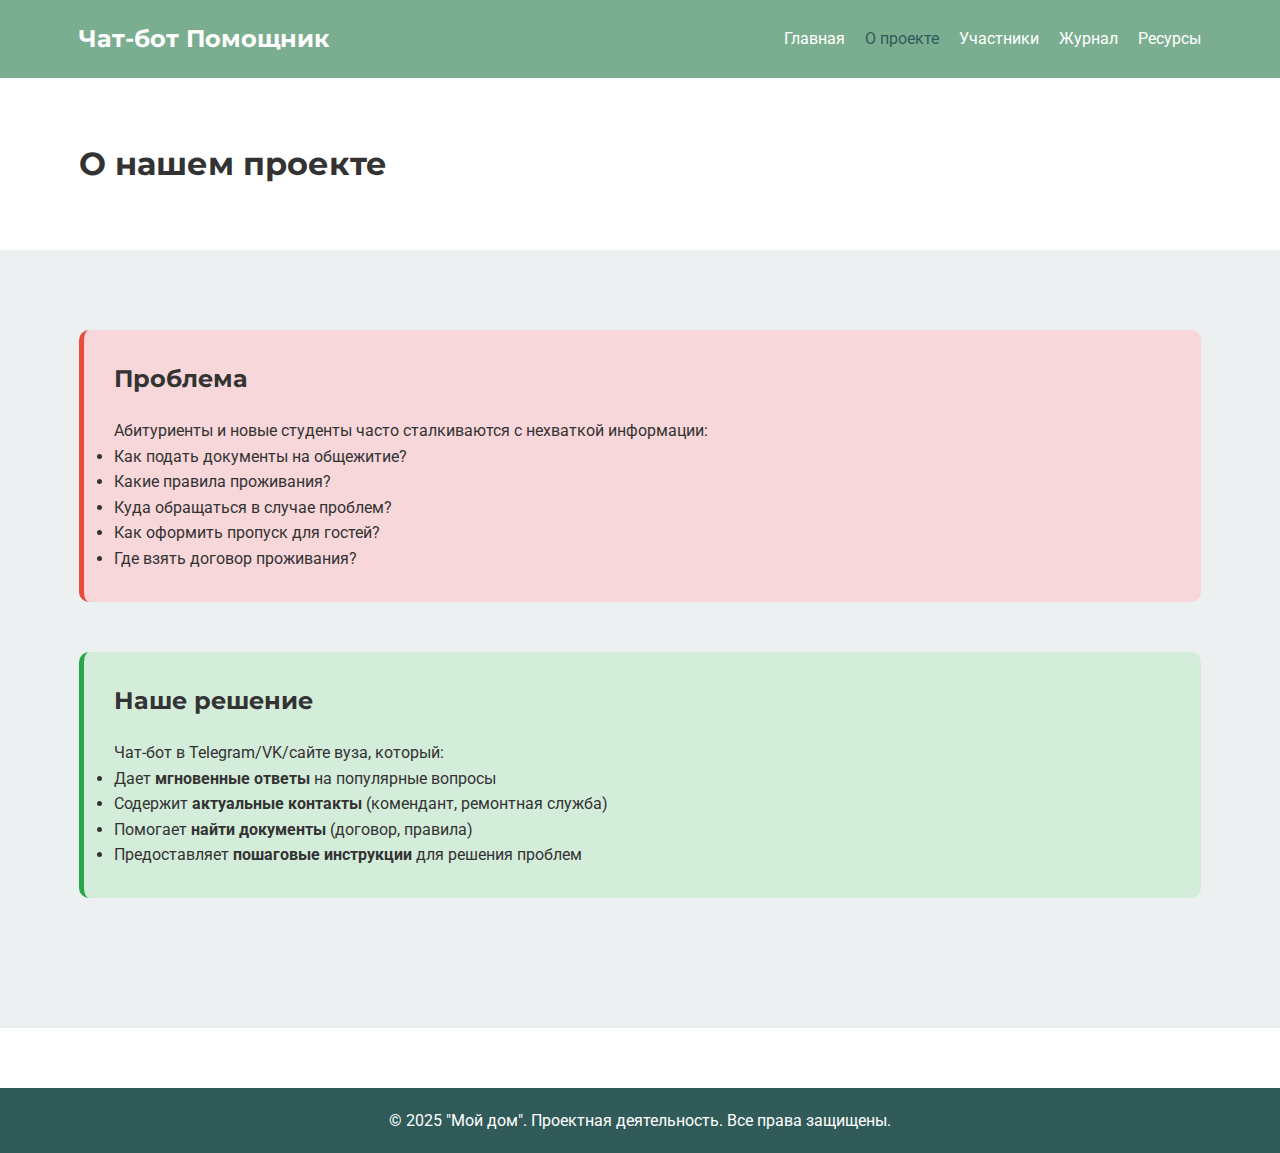
<file: site/project_site/about.html>
<!DOCTYPE html>
<html lang="ru">
<head>
    <meta charset="UTF-8">
    <meta name="viewport" content="width=device-width, initial-scale=1.0">
    <title>О проекте - Умный помощник</title>
    <link rel="stylesheet" href="css/style.css">
    <link href="https://fonts.googleapis.com/css2?family=Montserrat:wght@700&family=Roboto:wght@400;500&display=swap" rel="stylesheet">
    <link rel="icon" href="images/favicon.ico" type="image/x-icon">
    <link rel="shortcut icon" href="images/favicon.ico" type="image/x-icon">
</head>
<body>
    <header>
        <div class="container">
            <div class="logo">Чат-бот Помощник</div>
            <nav>
                <ul>
                    <li><a href="index.html">Главная</a></li>
                    <li><a href="about.html" class="active">О проекте</a></li>
                    <li><a href="team.html">Участники</a></li>
                    <li><a href="journal.html">Журнал</a></li>
                    <li><a href="resources.html">Ресурсы</a></li>
                </ul>
            </nav>
        </div>
    </header>

    <section class="about-hero">
        <div class="container">
            <h1>О нашем проекте</h1>
        </div>
    </section>

    <section class="problem-solution">
        <div class="container">
            <div class="problem">
                <h2>Проблема</h2>
                <p>Абитуриенты и новые студенты часто сталкиваются с нехваткой информации:</p>
                <ul>
                    <li>Как подать документы на общежитие?</li>
                    <li>Какие правила проживания?</li>
                    <li>Куда обращаться в случае проблем?</li>
                    <li>Как оформить пропуск для гостей?</li>
                    <li>Где взять договор проживания?</li>
                </ul>
            </div>

            <div class="solution">
                <h2>Наше решение</h2>
                <p>Чат-бот в Telegram/VK/сайте вуза, который:</p>
                <ul>
                    <li>Дает <strong>мгновенные ответы</strong> на популярные вопросы</li>
                    <li>Содержит <strong>актуальные контакты</strong> (комендант, ремонтная служба)</li>
                    <li>Помогает <strong>найти документы</strong> (договор, правила)</li>
                    <li>Предоставляет <strong>пошаговые инструкции</strong> для решения проблем</li>
                </ul>
            </div>
        </div>
    </section>

    <footer>
        <div class="container">
            <p>&copy; 2025  "Мой дом". Проектная деятельность. Все права защищены.</p>
        </div>
    </footer>
</body>
</html>
</file>
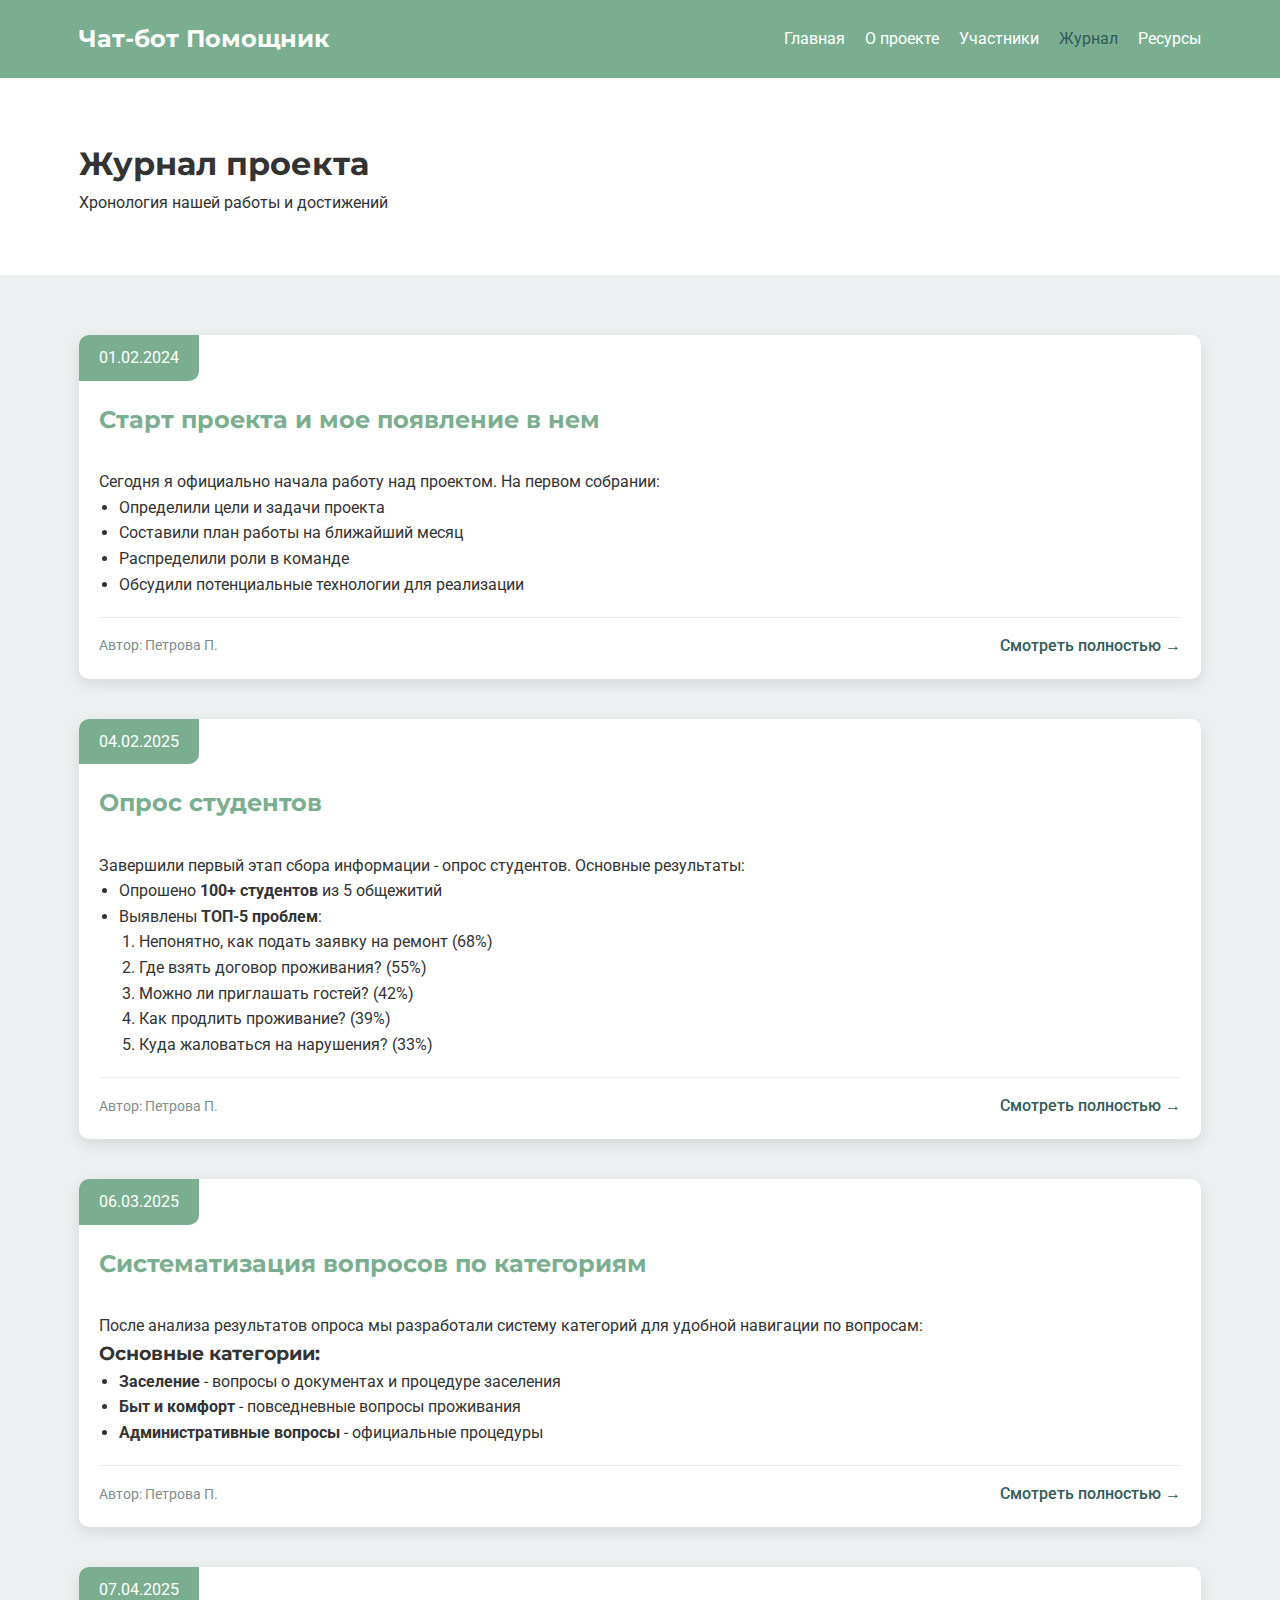
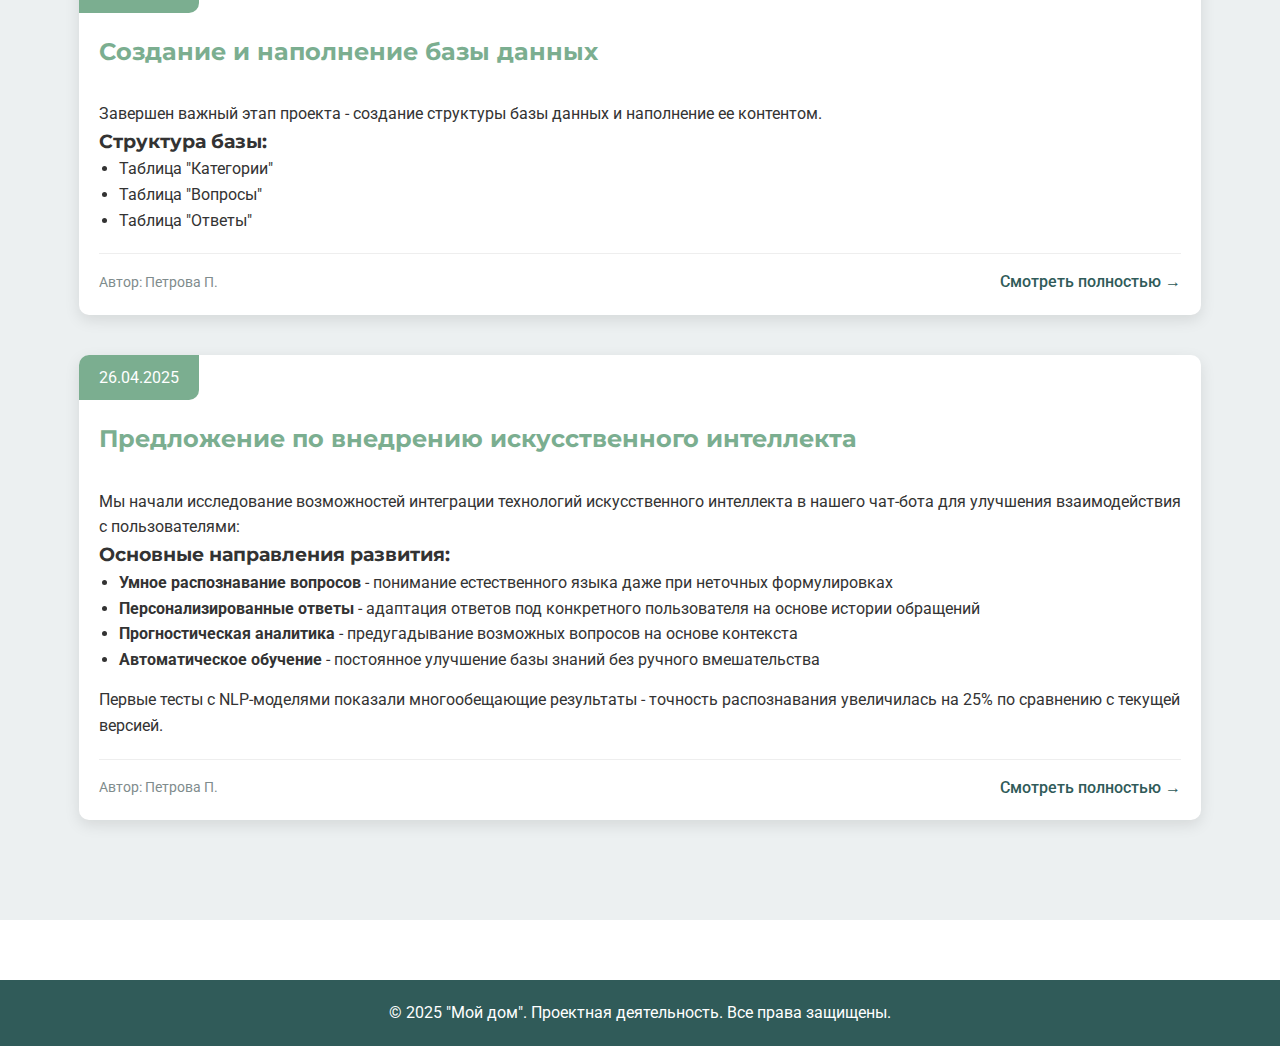
<file: site/project_site/journal.html>
<!DOCTYPE html>
<html lang="ru">
<head>
    <meta charset="UTF-8">
    <meta name="viewport" content="width=device-width, initial-scale=1.0">
    <title>Журнал проекта - Умный помощник</title>
    <link rel="stylesheet" href="css/style.css">
    <link href="https://fonts.googleapis.com/css2?family=Montserrat:wght@700&family=Roboto:wght@400;500&display=swap" rel="stylesheet">
    <link rel="icon" href="images/favicon.ico" type="image/x-icon">
    <link rel="shortcut icon" href="images/favicon.ico" type="image/x-icon">
</head>
<body>
    <header>
        <div class="container">
            <div class="logo">Чат-бот Помощник</div>
            <nav>
                <ul>
                    <li><a href="index.html">Главная</a></li>
                    <li><a href="about.html">О проекте</a></li>
                    <li><a href="team.html">Участники</a></li>
                    <li><a href="journal.html" class="active">Журнал</a></li>
                    <li><a href="resources.html">Ресурсы</a></li>
                </ul>
            </nav>
        </div>
    </header>

    <section class="journal-hero">
        <div class="container">
            <h1>Журнал проекта</h1>
            <p>Хронология нашей работы и достижений</p>
        </div>
    </section>

    <section class="journal-posts">
        <div class="container">
            <article class="post">
                <div class="post-date">01.02.2024</div>
                <h2>Старт проекта и мое появление в нем </h2>

                <div class="post-content">
                    <p>Сегодня я официально начала работу над проектом. На первом собрании:</p>
                    <ul>
                        <li>Определили цели и задачи проекта</li>
                        <li>Составили план работы на ближайший месяц</li>
                        <li>Распределили роли в команде</li>
                        <li>Обсудили потенциальные технологии для реализации</li>
                    </ul>
                    <div class="post-footer">
                        <span class="author">Автор: Петрова П.</span>
                        <a href="post-start.html" class="read-more">Смотреть полностью →</a>
                    </div>
                </div>
            </article>

            <article class="post">
                <div class="post-date">04.02.2025</div>
                <h2>Опрос студентов</h2>
                <div class="post-content">
                    <p>Завершили первый этап сбора информации - опрос студентов. Основные результаты:</p>
                    <ul>
                        <li>Опрошено <strong>100+ студентов</strong> из 5 общежитий</li>
                        <li>
                            Выявлены <strong>ТОП-5 проблем</strong>:
                            <ol>
                                <li>Непонятно, как подать заявку на ремонт (68%)</li>
                                <li>Где взять договор проживания? (55%)</li>
                                <li>Можно ли приглашать гостей? (42%)</li>
                                <li>Как продлить проживание? (39%)</li>
                                <li>Куда жаловаться на нарушения? (33%)</li>
                            </ol>
                        </li>
                    </ul>
                    <div class="post-footer">
                        <span class="author">Автор: Петрова П.</span>
                        <a href="post-survey.html" class="read-more">Смотреть полностью →</a>
                    </div>
                </div>
            </article>

            <article class="post">
                <div class="post-date">06.03.2025</div>
                <h2>Систематизация вопросов по категориям</h2>
                <div class="post-content">
                    <p>После анализа результатов опроса мы разработали систему категорий для удобной навигации по вопросам:</p>

                    <h3>Основные категории:</h3>
                    <ul>
                        <li><strong>Заселение</strong> - вопросы о документах и процедуре заселения</li>
                        <li><strong>Быт и комфорт</strong> - повседневные вопросы проживания</li>
                        <li><strong>Административные вопросы</strong> - официальные процедуры</li>
                    </ul>

                    <div class="post-footer">
                        <span class="author">Автор: Петрова П.</span>
                        <a href="post-categories.html" class="read-more">Смотреть полностью →</a>
                    </div>
                </div>
            </article>

            <article class="post">
                <div class="post-date">07.04.2025</div>
                <h2>Создание и наполнение базы данных</h2>
                <div class="post-content">
                    <p>Завершен важный этап проекта - создание структуры базы данных и наполнение ее контентом.</p>

                    <h3>Структура базы:</h3>
                    <ul>
                        <li>Таблица "Категории"</li>
                        <li>Таблица "Вопросы"</li>
                        <li>Таблица "Ответы"</li>
                    </ul>

                    <div class="post-footer">
                        <span class="author">Автор: Петрова П.</span>
                        <a href="post-database.html" class="read-more">Смотреть полностью →</a>
                    </div>
                </div>
            </article>

            <article class="post">
                <div class="post-date">26.04.2025</div>
                <h2>Предложение по внедрению искусственного интеллекта</h2>
     
                <div class="post-content">
                    <p>Мы начали исследование возможностей интеграции технологий искусственного интеллекта в нашего чат-бота для улучшения взаимодействия с пользователями:</p>

                    <h3>Основные направления развития:</h3>
                    <ul>
                        <li><strong>Умное распознавание вопросов</strong> - понимание естественного языка даже при неточных формулировках</li>
                        <li><strong>Персонализированные ответы</strong> - адаптация ответов под конкретного пользователя на основе истории обращений</li>
                        <li><strong>Прогностическая аналитика</strong> - предугадывание возможных вопросов на основе контекста</li>
                        <li><strong>Автоматическое обучение</strong> - постоянное улучшение базы знаний без ручного вмешательства</li>
                    </ul>

                    <p>Первые тесты с NLP-моделями показали многообещающие результаты - точность распознавания увеличилась на 25% по сравнению с текущей версией.</p>

                    <div class="post-footer">
                        <span class="author">Автор: Петрова П.</span>
                        <a href="post-ai.html" class="read-more">Смотреть полностью →</a>
                    </div>
                </div>
            </article>

           
        </div>
    </section>

    <footer>
        <div class="container">
            <p>&copy; 2025 "Мой дом". Проектная деятельность. Все права защищены.</p>
        </div>
    </footer>
</body>
</html>
</file>
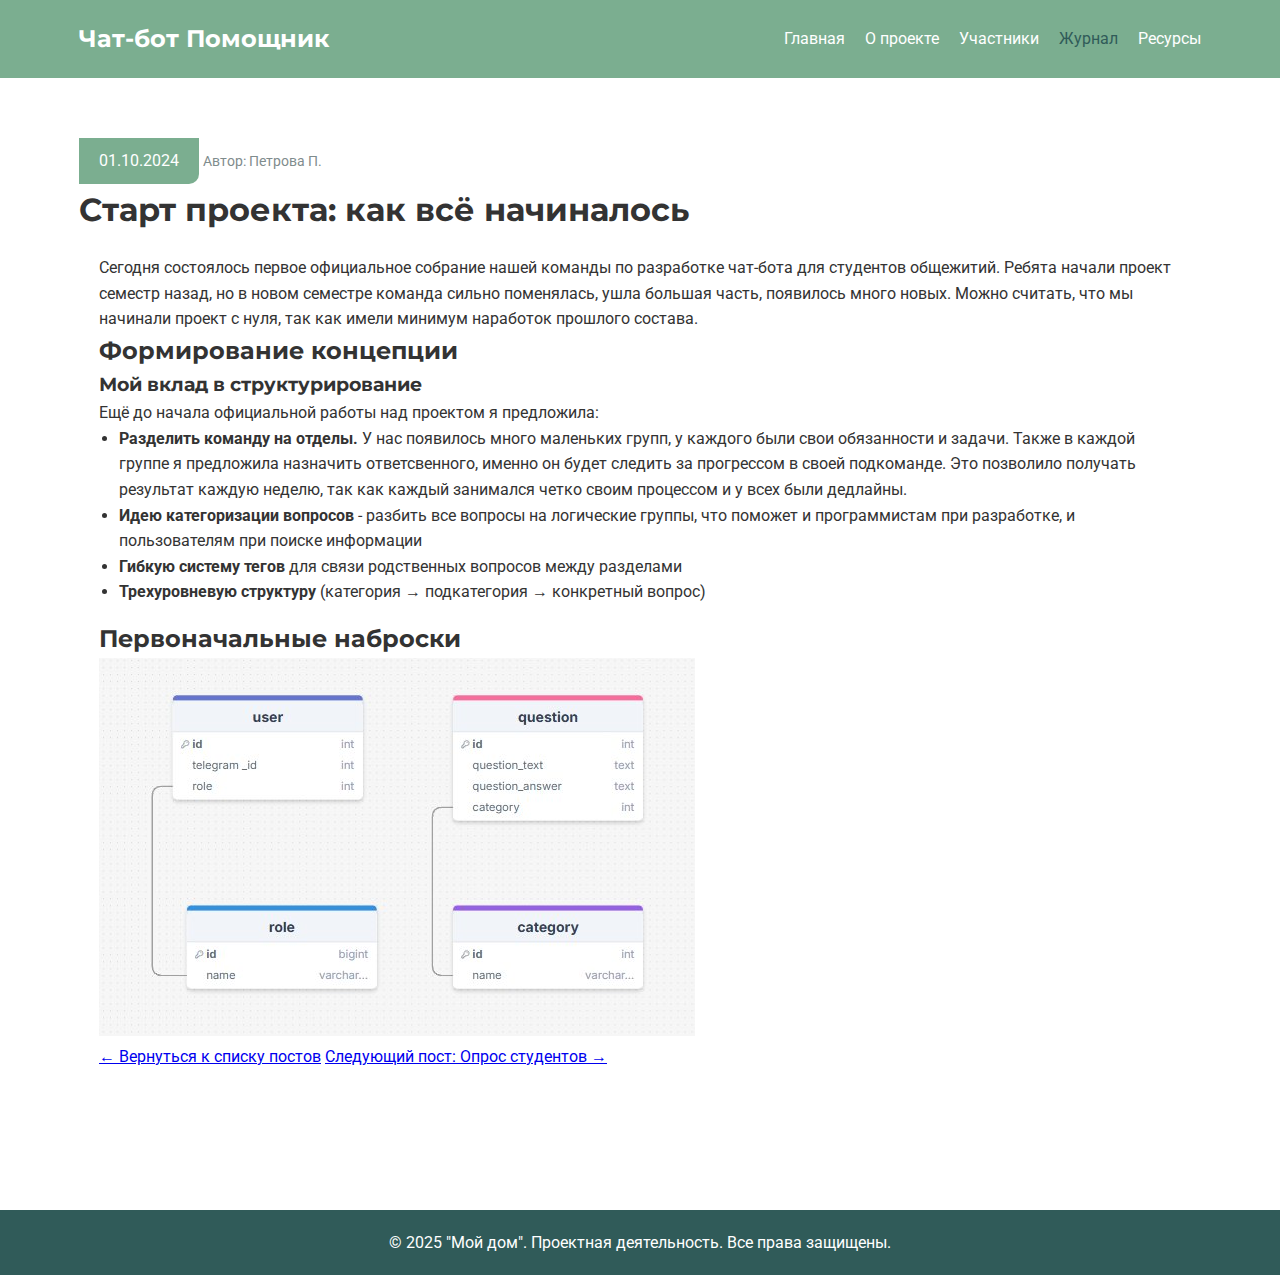
<file: site/project_site/post-start.html>
<!DOCTYPE html>
<html lang="ru">
<head>
    <meta charset="UTF-8">
    <meta name="viewport" content="width=device-width, initial-scale=1.0">
    <title>Старт проекта | Журнал проекта</title>
    <link rel="stylesheet" href="css/style.css">
    <link href="https://fonts.googleapis.com/css2?family=Montserrat:wght@700&family=Roboto:wght@400;500&display=swap" rel="stylesheet">
    <link rel="icon" href="images/favicon.ico" type="image/x-icon">
    <link rel="shortcut icon" href="../images/favicon.ico" type="image/x-icon">
</head>
<body>
    <header>
        <div class="container">
            <div class="logo">Чат-бот Помощник</div>
            <nav>
                <ul>
                    <li><a href="index.html">Главная</a></li>
                    <li><a href="about.html">О проекте</a></li>
                    <li><a href="team.html">Участники</a></li>
                    <li><a href="journal.html" class="active">Журнал</a></li>
                    <li><a href="resources.html">Ресурсы</a></li>
                </ul>
            </nav>
        </div>
    </header>

    <section class="post-full">
        <div class="container">
            <article>
                <div class="post-meta">
                    <span class="post-date">01.10.2024</span>
                    <span class="author">Автор: Петрова П.</span>
                </div>
                <h1>Старт проекта: как всё начиналось</h1>

                <div class="post-content">
                    <p>Сегодня состоялось первое официальное собрание нашей команды по разработке чат-бота для студентов общежитий. Ребята начали проект семестр назад, но в новом семестре команда сильно поменялась, ушла большая часть, появилось много новых. Можно считать, что мы начинали проект с нуля, так как имели минимум наработок прошлого состава. </p>

                    <h2>Формирование концепции</h2>

                    <div class="category-card">
                        <h3>Мой вклад в структурирование</h3>
                        <p>Ещё до начала официальной работы над проектом я предложила:</p>
                        <ul>
                            <li><strong>Разделить команду на отделы.</strong> У нас появилось много маленьких групп, у каждого были свои обязанности и задачи. Также в каждой группе я предложила назначить ответсвенного, именно он будет следить за прогрессом в своей подкоманде. Это позволило получать результат каждую неделю, так как каждый занимался четко своим процессом и у всех были дедлайны. </li>
                            <li><strong>Идею категоризации вопросов</strong> - разбить все вопросы на логические группы, что поможет и программистам при разработке, и пользователям при поиске информации</li>
                            <li><strong>Гибкую систему тегов</strong> для связи родственных вопросов между разделами</li>
                            <li><strong>Трехуровневую структуру</strong> (категория → подкатегория → конкретный вопрос)</li>
                        </ul>
                  
                    </div>



                    <h2>Первоначальные наброски</h2>
                    <div class="gallery">
                        <a href="../images/initial-sketch-1.jpg" target="_blank">
                            <img src="images/схема1.jpg" alt="Первые наброски структуры">
                   
                        </a>
                    </div>

           

                <div class="post-navigation">
                    <a href="../journal.html" class="prev-post">← Вернуться к списку постов</a>
                    <a href="post-survey.html" class="next-post">Следующий пост: Опрос студентов →</a>
                </div>
            </article>
        </div>
    </section>

    <footer>
        <div class="container">
            <p>&copy; 2025 "Мой дом". Проектная деятельность. Все права защищены.</p>
        </div>
    </footer>
</body>
</html>
</file>
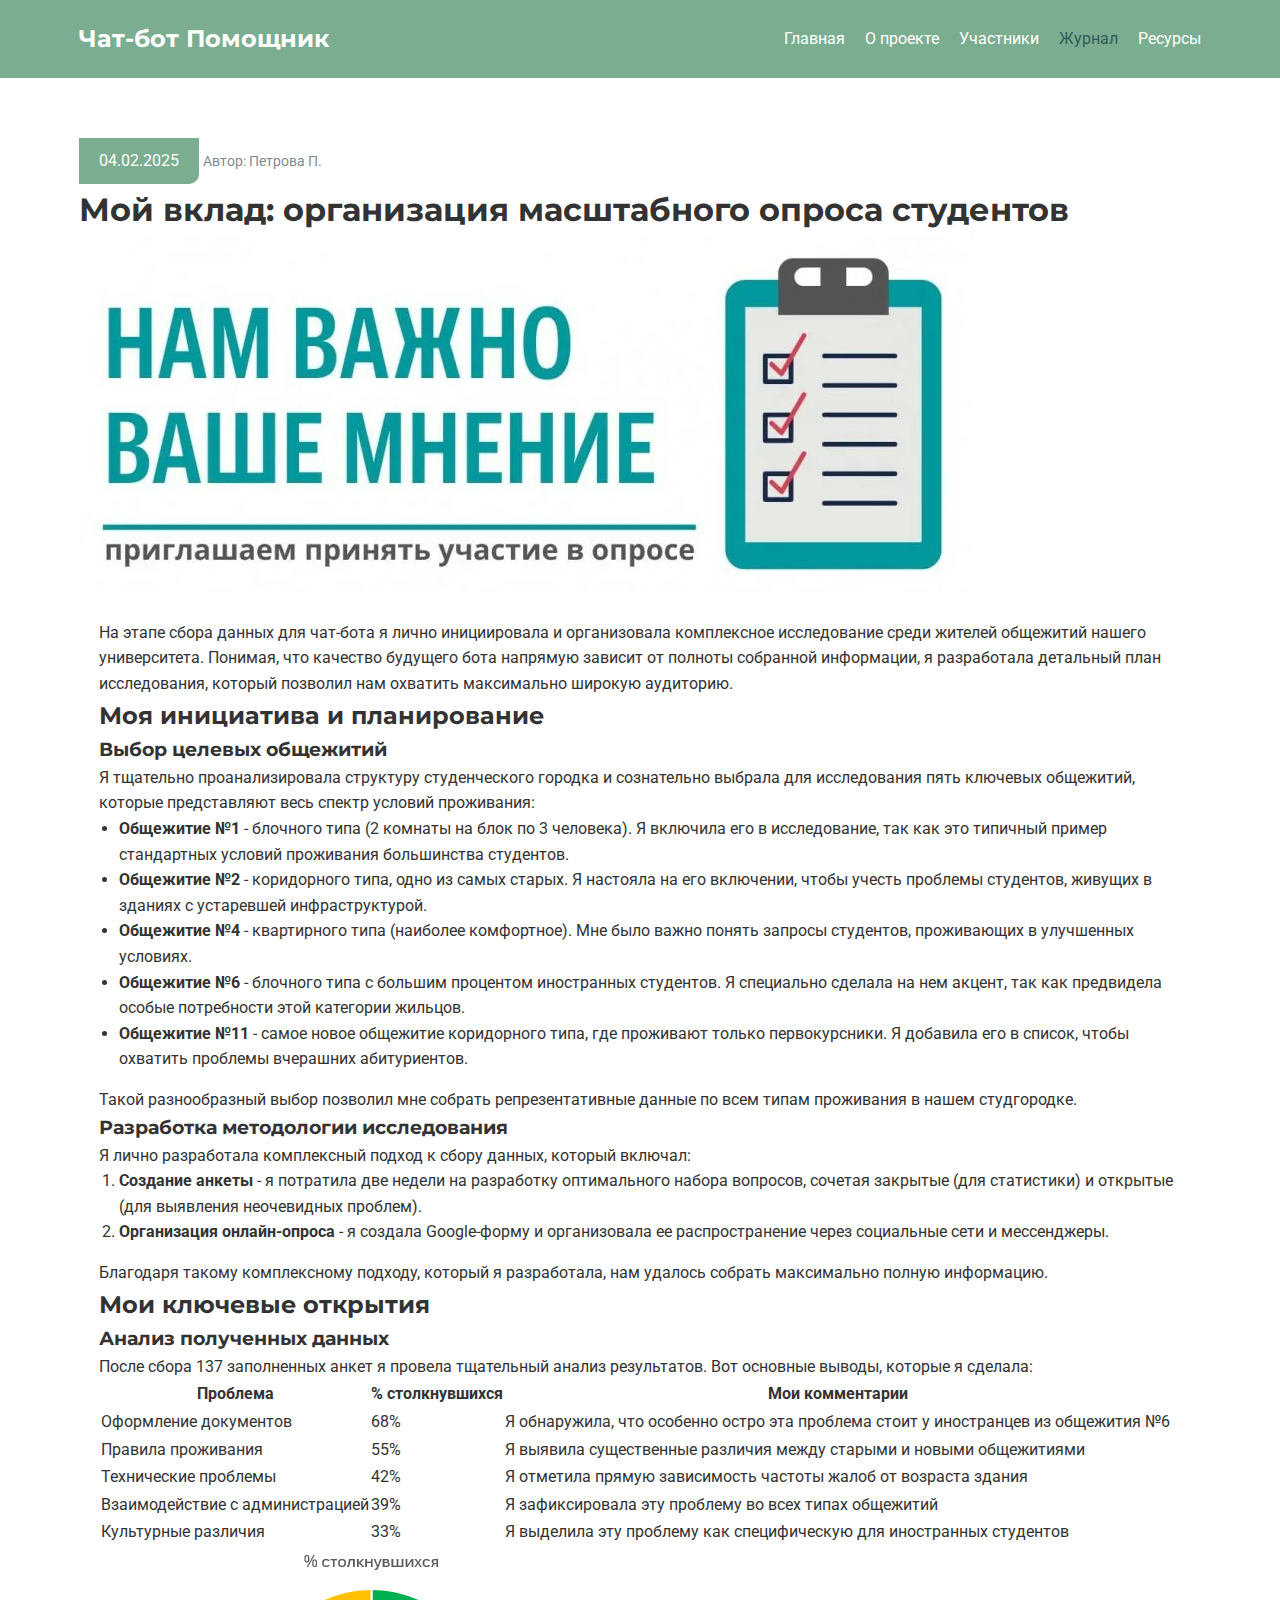
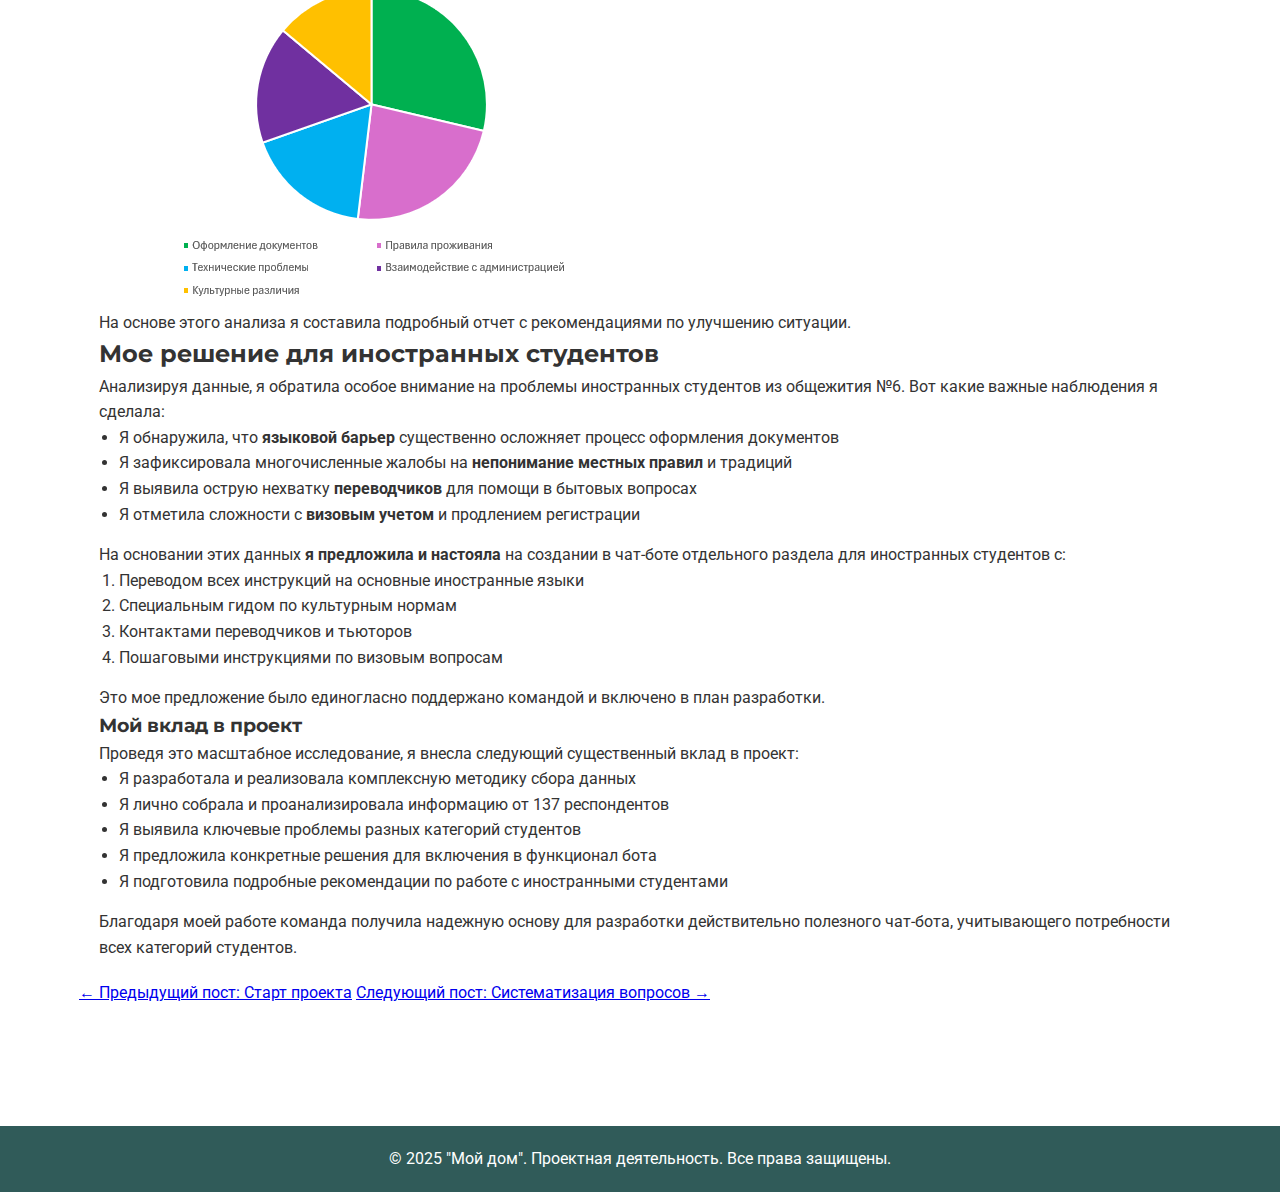
<file: site/project_site/post-survey.html>
<!DOCTYPE html>
<html lang="ru">
<head>
    <meta charset="UTF-8">
    <meta name="viewport" content="width=device-width, initial-scale=1.0">
    <title>Опрос студентов | Журнал проекта</title>
    <link rel="stylesheet" href="css/style.css">
    <link href="https://fonts.googleapis.com/css2?family=Montserrat:wght@700&family=Roboto:wght@400;500&display=swap" rel="stylesheet">
    <link rel="icon" href="images/favicon.ico" type="image/x-icon">
    <link rel="shortcut icon" href="../images/favicon.ico" type="image/x-icon">
</head>
<body>
    <header>
        <div class="container">
            <div class="logo">Чат-бот Помощник</div>
            <nav>
                <ul>
                    <li><a href="index.html">Главная</a></li>
                    <li><a href="about.html">О проекте</a></li>
                    <li><a href="team.html">Участники</a></li>
                    <li><a href="journal.html" class="active">Журнал</a></li>
                    <li><a href="resources.html">Ресурсы</a></li>
                </ul>
            </nav>
        </div>
    </header>

    <section class="post-full">
        <div class="container">
            <article>
                <div class="post-meta">
                    <span class="post-date">04.02.2025</span>
                    <span class="author">Автор: Петрова П.</span>
                </div>
                <h1>Мой вклад: организация масштабного опроса студентов</h1>

                <img src="images/survey.png" alt="Процесс проведения опроса" class="post-main-image">

                <div class="post-content">
                    <p>На этапе сбора данных для чат-бота я лично инициировала и организовала комплексное исследование среди жителей общежитий нашего университета. Понимая, что качество будущего бота напрямую зависит от полноты собранной информации, я разработала детальный план исследования, который позволил нам охватить максимально широкую аудиторию.</p>

                    <h2>Моя инициатива и планирование</h2>

                    <div class="category-card">
                        <h3>Выбор целевых общежитий</h3>
                        <p>Я тщательно проанализировала структуру студенческого городка и сознательно выбрала для исследования пять ключевых общежитий, которые представляют весь спектр условий проживания:</p>
                        <ul>
                            <li><strong>Общежитие №1</strong> - блочного типа (2 комнаты на блок по 3 человека). Я включила его в исследование, так как это типичный пример стандартных условий проживания большинства студентов.</li>
                            <li><strong>Общежитие №2</strong> - коридорного типа, одно из самых старых. Я настояла на его включении, чтобы учесть проблемы студентов, живущих в зданиях с устаревшей инфраструктурой.</li>
                            <li><strong>Общежитие №4</strong> - квартирного типа (наиболее комфортное). Мне было важно понять запросы студентов, проживающих в улучшенных условиях.</li>
                            <li><strong>Общежитие №6</strong> - блочного типа с большим процентом иностранных студентов. Я специально сделала на нем акцент, так как предвидела особые потребности этой категории жильцов.</li>
                            <li><strong>Общежитие №11</strong> - самое новое общежитие коридорного типа, где проживают только первокурсники. Я добавила его в список, чтобы охватить проблемы вчерашних абитуриентов.</li>
                        </ul>
                        <p>Такой разнообразный выбор позволил мне собрать репрезентативные данные по всем типам проживания в нашем студгородке.</p>
                    </div>

                    <div class="category-card">
                        <h3>Разработка методологии исследования</h3>
                        <p>Я лично разработала комплексный подход к сбору данных, который включал:</p>
                        <ol>
                            <li><strong>Создание анкеты</strong> - я потратила две недели на разработку оптимального набора вопросов, сочетая закрытые (для статистики) и открытые (для выявления неочевидных проблем).</li>
                            <li><strong>Организация онлайн-опроса</strong> - я создала Google-форму и организовала ее распространение через социальные сети и мессенджеры.</li>
                            
                        </ol>
                        <p>Благодаря такому комплексному подходу, который я разработала, нам удалось собрать максимально полную информацию.</p>
                    </div>

                    <h2>Мои ключевые открытия</h2>
                    <div class="category-card">
                        <h3>Анализ полученных данных</h3>
                        <p>После сбора 137 заполненных анкет я провела тщательный анализ результатов. Вот основные выводы, которые я сделала:</p>
                        <table class="results-table">
                            <tr>
                                <th>Проблема</th>
                                <th>% столкнувшихся</th>
                                <th>Мои комментарии</th>
                            </tr>
                            <tr>
                                <td>Оформление документов</td>
                                <td>68%</td>
                                <td>Я обнаружила, что особенно остро эта проблема стоит у иностранцев из общежития №6</td>
                            </tr>
                            <tr>
                                <td>Правила проживания</td>
                                <td>55%</td>
                                <td>Я выявила существенные различия между старыми и новыми общежитиями</td>
                            </tr>
                            <tr>
                                <td>Технические проблемы</td>
                                <td>42%</td>
                                <td>Я отметила прямую зависимость частоты жалоб от возраста здания</td>
                            </tr>
                            <tr>
                                <td>Взаимодействие с администрацией</td>
                                <td>39%</td>
                                <td>Я зафиксировала эту проблему во всех типах общежитий</td>
                            </tr>
                            <tr>
                                <td>Культурные различия</td>
                                <td>33%</td>
                                <td>Я выделила эту проблему как специфическую для иностранных студентов</td>
                            </tr>
                        </table>
                        <img src="images/диаграмма.png" alt="Диаграмма результатов" class="category-image">
                        <p>На основе этого анализа я составила подробный отчет с рекомендациями по улучшению ситуации.</p>
                    </div>

                    <h2>Мое решение для иностранных студентов</h2>
                    <div class="category-card">
                        <p>Анализируя данные, я обратила особое внимание на проблемы иностранных студентов из общежития №6. Вот какие важные наблюдения я сделала:</p>
                        <ul>
                            <li>Я обнаружила, что <strong>языковой барьер</strong> существенно осложняет процесс оформления документов</li>
                            <li>Я зафиксировала многочисленные жалобы на <strong>непонимание местных правил</strong> и традиций</li>
                            <li>Я выявила острую нехватку <strong>переводчиков</strong> для помощи в бытовых вопросах</li>
                            <li>Я отметила сложности с <strong>визовым учетом</strong> и продлением регистрации</li>
                        </ul>
                        <p>На основании этих данных <strong>я предложила и настояла</strong> на создании в чат-боте отдельного раздела для иностранных студентов с:</p>
                        <ol>
                            <li>Переводом всех инструкций на основные иностранные языки</li>
                            <li>Специальным гидом по культурным нормам</li>
                            <li>Контактами переводчиков и тьюторов</li>
                            <li>Пошаговыми инструкциями по визовым вопросам</li>
                        </ol>
                        <p>Это мое предложение было единогласно поддержано командой и включено в план разработки.</p>
                    </div>

                   

                  

                    <div class="conclusion">
                        <h3>Мой вклад в проект</h3>
                        <p>Проведя это масштабное исследование, я внесла следующий существенный вклад в проект:</p>
                        <ul>
                            <li>Я разработала и реализовала комплексную методику сбора данных</li>
                            <li>Я лично собрала и проанализировала информацию от 137 респондентов</li>
                            <li>Я выявила ключевые проблемы разных категорий студентов</li>
                            <li>Я предложила конкретные решения для включения в функционал бота</li>
                            <li>Я подготовила подробные рекомендации по работе с иностранными студентами</li>
                        </ul>
                        <p>Благодаря моей работе команда получила надежную основу для разработки действительно полезного чат-бота, учитывающего потребности всех категорий студентов.</p>
                    </div>
                </div>

                <div class="post-navigation">
                    <a href="post-start.html" class="prev-post">← Предыдущий пост: Старт проекта</a>
                    <a href="post-categories.html" class="next-post">Следующий пост: Систематизация вопросов →</a>
                </div>
            </article>
        </div>
    </section>

    <footer>
        <div class="container">
            <p>&copy; 2025 "Мой дом". Проектная деятельность. Все права защищены.</p>
        </div>
    </footer>
</body>
</html>
</file>
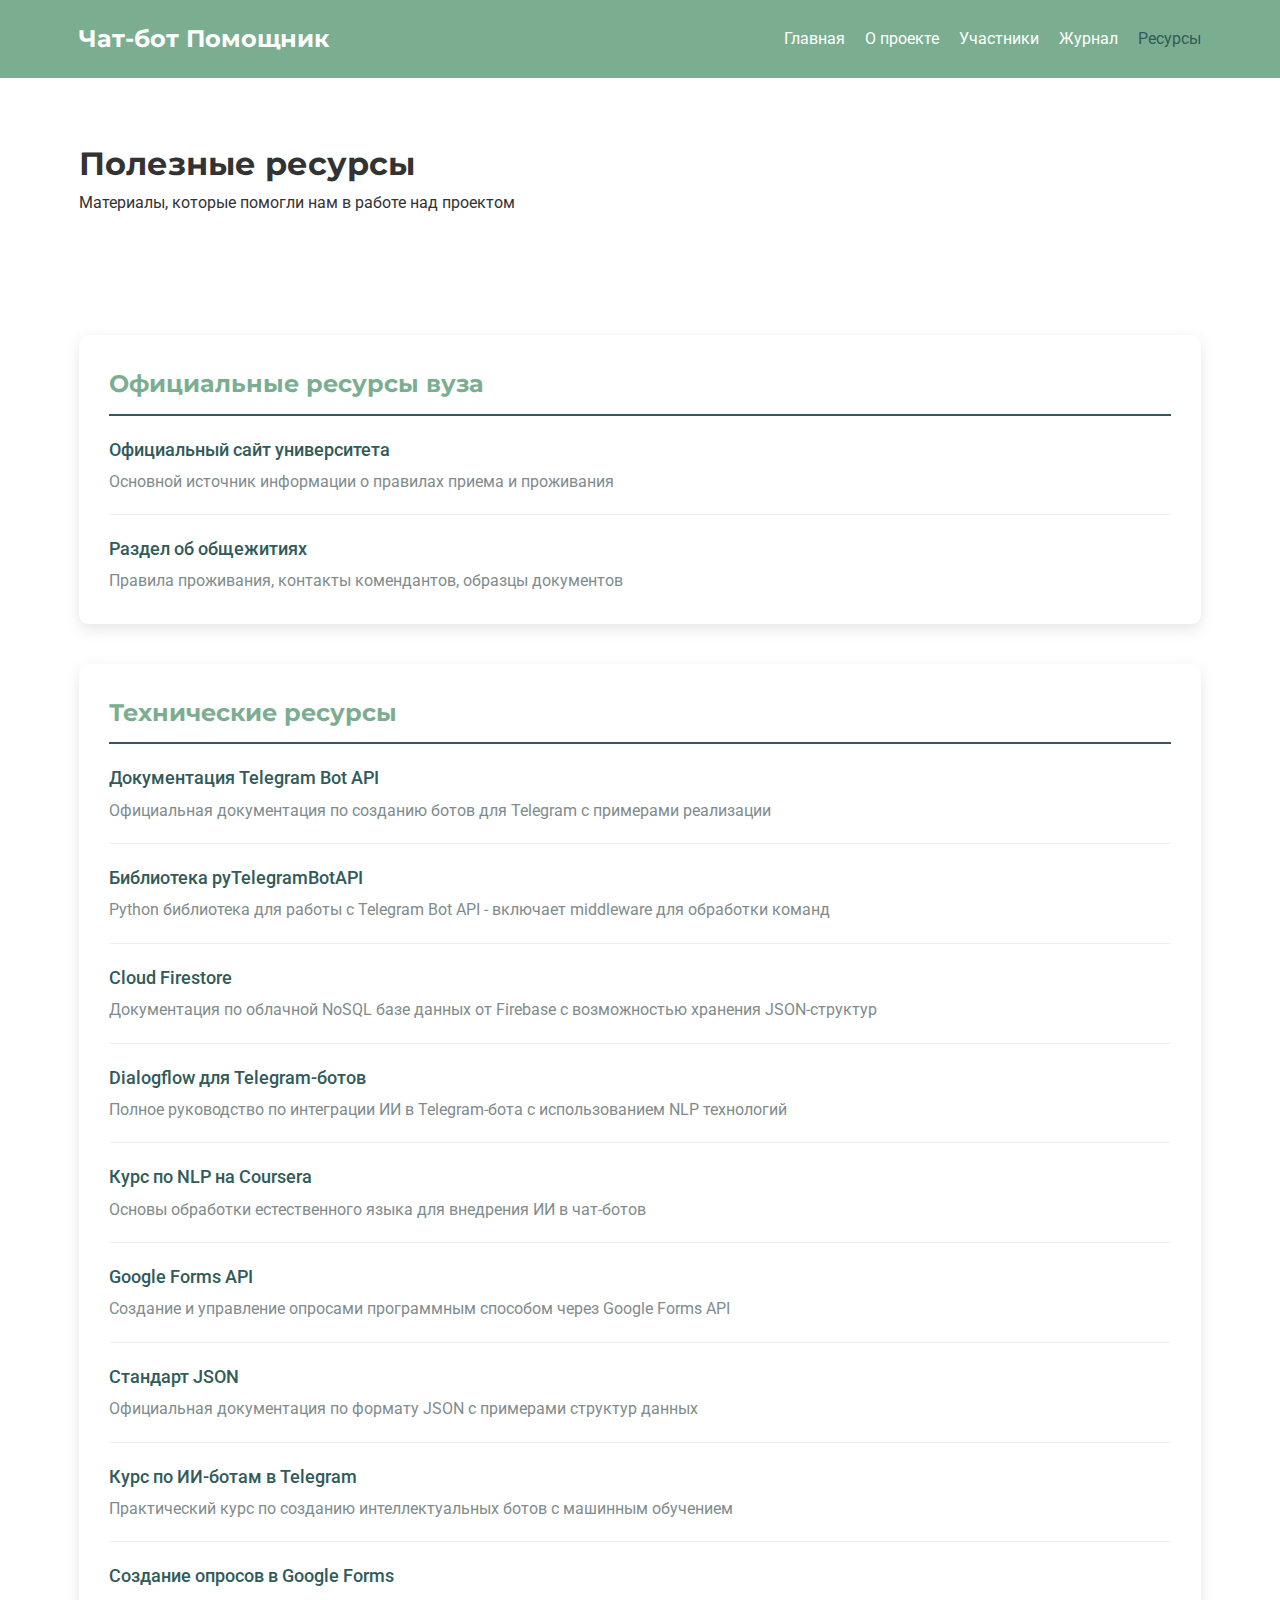
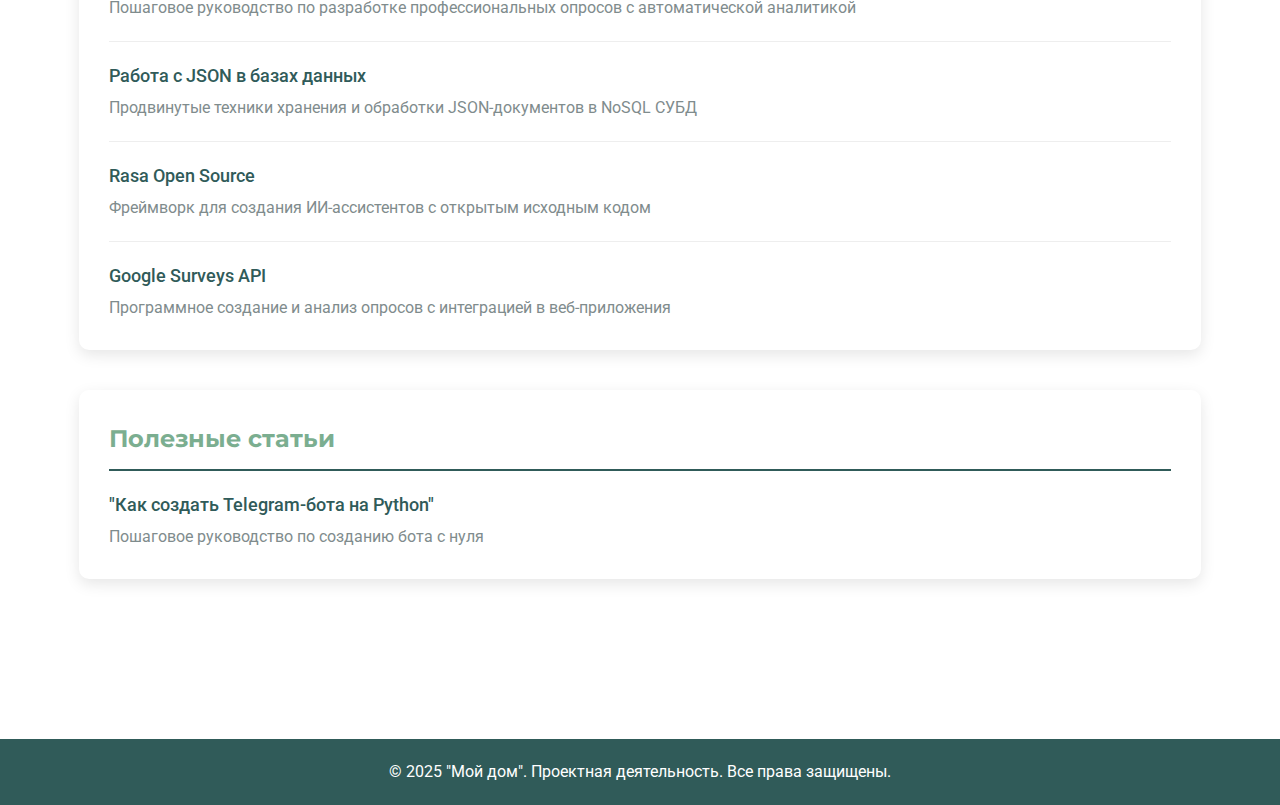
<file: site/project_site/resources.html>
<!DOCTYPE html>
<html lang="ru">
<head>
    <meta charset="UTF-8">
    <meta name="viewport" content="width=device-width, initial-scale=1.0">
    <title>Ресурсы - Умный помощник</title>
    <link rel="stylesheet" href="css/style.css">
    <link href="https://fonts.googleapis.com/css2?family=Montserrat:wght@700&family=Roboto:wght@400;500&display=swap" rel="stylesheet">
    <link rel="icon" href="images/favicon.ico" type="image/x-icon">
    <link rel="shortcut icon" href="images/favicon.ico" type="image/x-icon">
</head>
<body>
    <header>
        <div class="container">
            <div class="logo">Чат-бот Помощник</div>
            <nav>
                <ul>
                    <li><a href="index.html">Главная</a></li>
                    <li><a href="about.html">О проекте</a></li>
                    <li><a href="team.html">Участники</a></li>
                    <li><a href="journal.html">Журнал</a></li>
                    <li><a href="resources.html" class="active">Ресурсы</a></li>
                </ul>
            </nav>
        </div>
    </header>

    <section class="resources-hero">
        <div class="container">
            <h1>Полезные ресурсы</h1>
            <p>Материалы, которые помогли нам в работе над проектом</p>
        </div>
    </section>

    <section class="resources-list">
        <div class="container">
            <div class="resource-category">
                <h2>Официальные ресурсы вуза</h2>
                <ul>
                    <li>
                        <a href="https://mospolytech.ru/postupayushchim/dni-otkrytykh-dverey/registration/?id=14416&utm_source=adfocus+yandex_rsa&utm_medium=cpc&utm_campaign=dod_17_05&utm_content=17042852793&utm_term=---autotargeting&yclid=10240551766354558975" target="_blank">Официальный сайт университета</a>
                        <p>Основной источник информации о правилах приема и проживания</p>
                    </li>
                    <li>
                        <a href="https://mospolytech.ru/obschejitiya/" target="_blank">Раздел об общежитиях</a>
                        <p>Правила проживания, контакты комендантов, образцы документов</p>
                    </li>
                </ul>
            </div>

            <div class="resource-category">
                <h2>Технические ресурсы</h2>
                <ul>
                    <li>
                        <a href="https://core.telegram.org/bots" target="_blank">Документация Telegram Bot API</a>
                        <p>Официальная документация по созданию ботов для Telegram с примерами реализации</p>
                    </li>
                    <li>
                        <a href="https://github.com/eternnoir/pyTelegramBotAPI" target="_blank">Библиотека pyTelegramBotAPI</a>
                        <p>Python библиотека для работы с Telegram Bot API - включает middleware для обработки команд</p>
                    </li>
                    <li>
                        <a href="https://firebase.google.com/docs/firestore" target="_blank">Cloud Firestore</a>
                        <p>Документация по облачной NoSQL базе данных от Firebase с возможностью хранения JSON-структур</p>
                    </li>
                    <li>
                        <a href="https://cloud.google.com/dialogflow/docs" target="_blank">Dialogflow для Telegram-ботов</a>
                        <p>Полное руководство по интеграции ИИ в Telegram-бота с использованием NLP технологий</p>
                    </li>
                    <li>
                        <a href="https://www.coursera.org/learn/natural-language-processing" target="_blank">Курс по NLP на Coursera</a>
                        <p>Основы обработки естественного языка для внедрения ИИ в чат-ботов</p>
                    </li>
                    <li>
                        <a href="https://developers.google.com/docs/api" target="_blank">Google Forms API</a>
                        <p>Создание и управление опросами программным способом через Google Forms API</p>
                    </li>
                    <li>
                        <a href="https://www.json.org/json-ru.html" target="_blank">Стандарт JSON</a>
                        <p>Официальная документация по формату JSON с примерами структур данных</p>
                    </li>
                    <li>
                        <a href="https://www.udemy.com/course/telegram-bot-python/" target="_blank">Курс по ИИ-ботам в Telegram</a>
                        <p>Практический курс по созданию интеллектуальных ботов с машинным обучением</p>
                    </li>
                    <li>
                        <a href="https://support.google.com/docs/answer/6281888" target="_blank">Создание опросов в Google Forms</a>
                        <p>Пошаговое руководство по разработке профессиональных опросов с автоматической аналитикой</p>
                    </li>
                    <li>
                        <a href="https://www.mongodb.com/json-and-bson" target="_blank">Работа с JSON в базах данных</a>
                        <p>Продвинутые техники хранения и обработки JSON-документов в NoSQL СУБД</p>
                    </li>
                    <li>
                        <a href="https://rasa.com/docs" target="_blank">Rasa Open Source</a>
                        <p>Фреймворк для создания ИИ-ассистентов с открытым исходным кодом</p>
                    </li>
                    <li>
                        <a href="https://developers.google.com/learn/topics/surveys" target="_blank">Google Surveys API</a>
                        <p>Программное создание и анализ опросов с интеграцией в веб-приложения</p>
                    </li>
                </ul>
            </div>

            <div class="resource-category">
                <h2>Полезные статьи</h2>
                <ul>
                    <li>
                        <a href="https://habr.com/ru/post/442800/" target="_blank">"Как создать Telegram-бота на Python"</a>
                        <p>Пошаговое руководство по созданию бота с нуля</p>
                    </li>
                   
                </ul>
            </div>

            
        </div>
    </section>

    <footer>
        <div class="container">
            <p>&copy; 2025  "Мой дом". Проектная деятельность. Все права защищены.</p>
        </div>
    </footer>
</body>
</html>
</file>
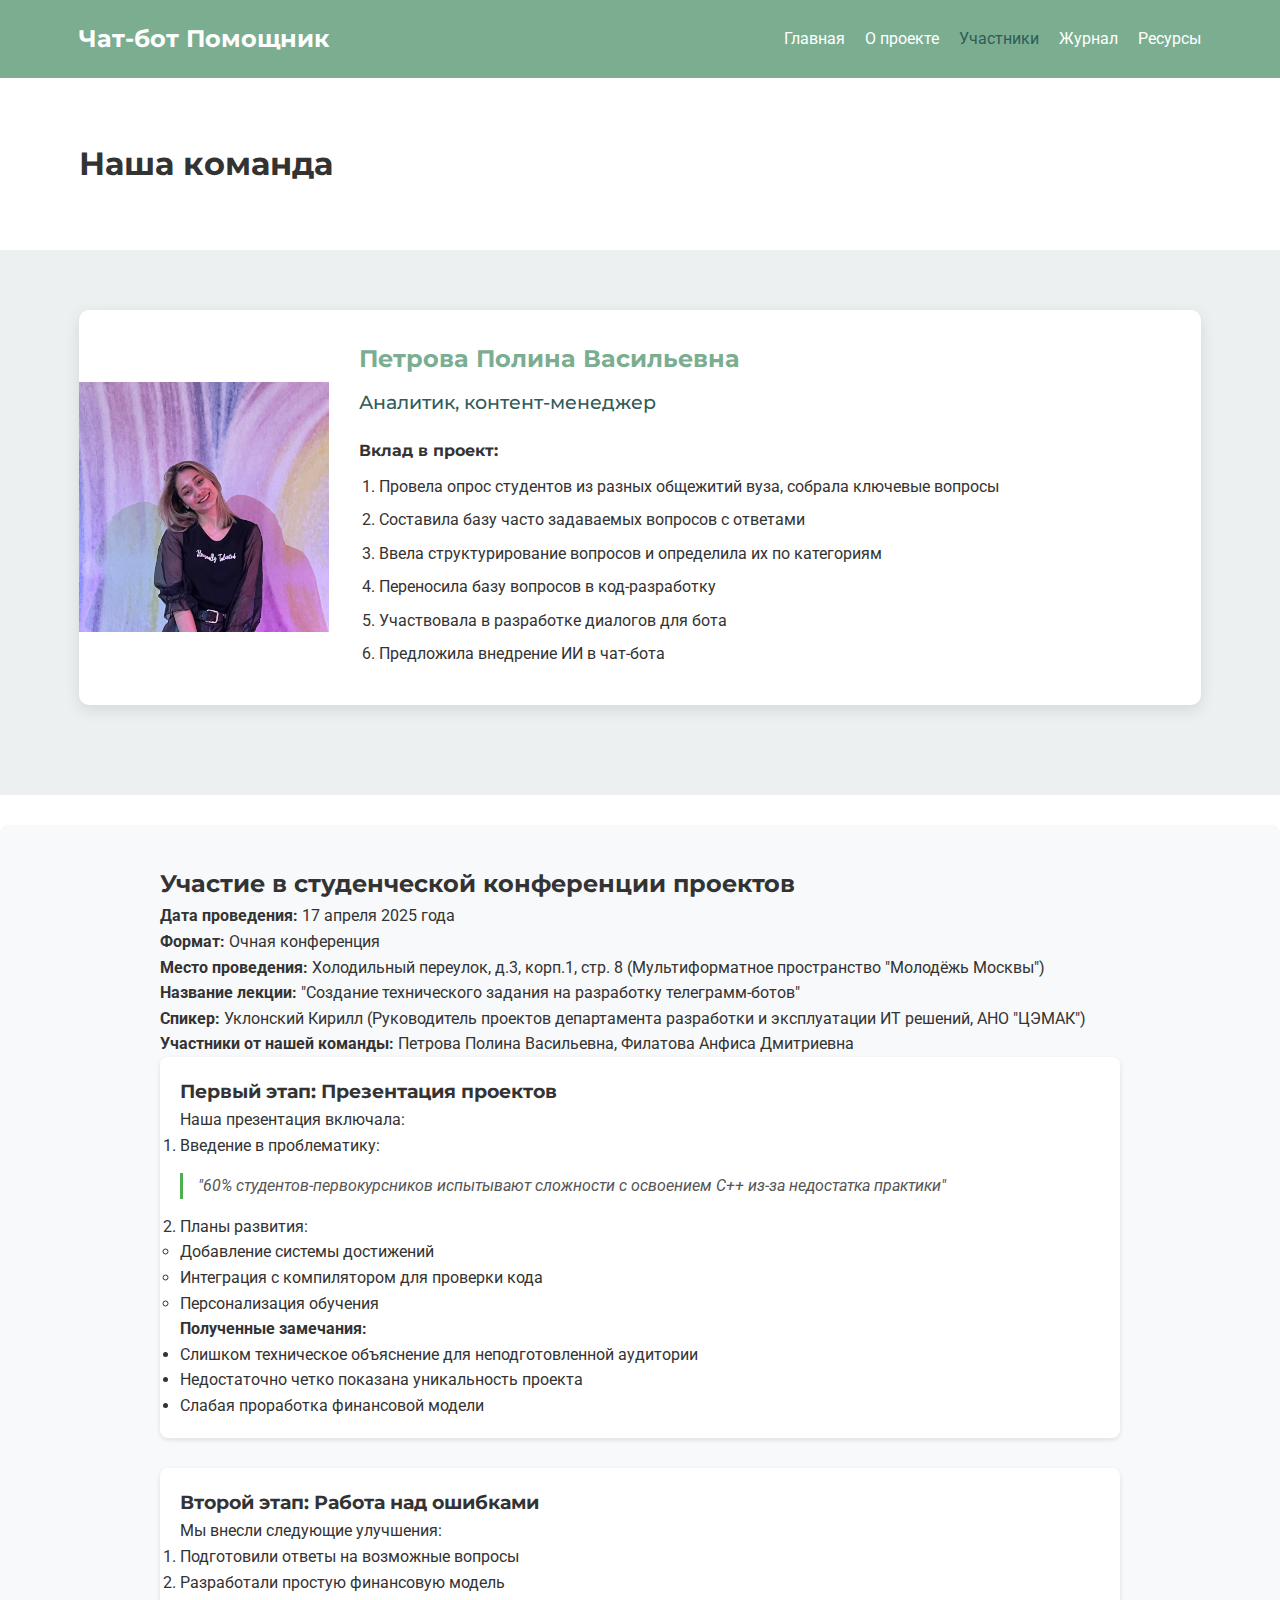
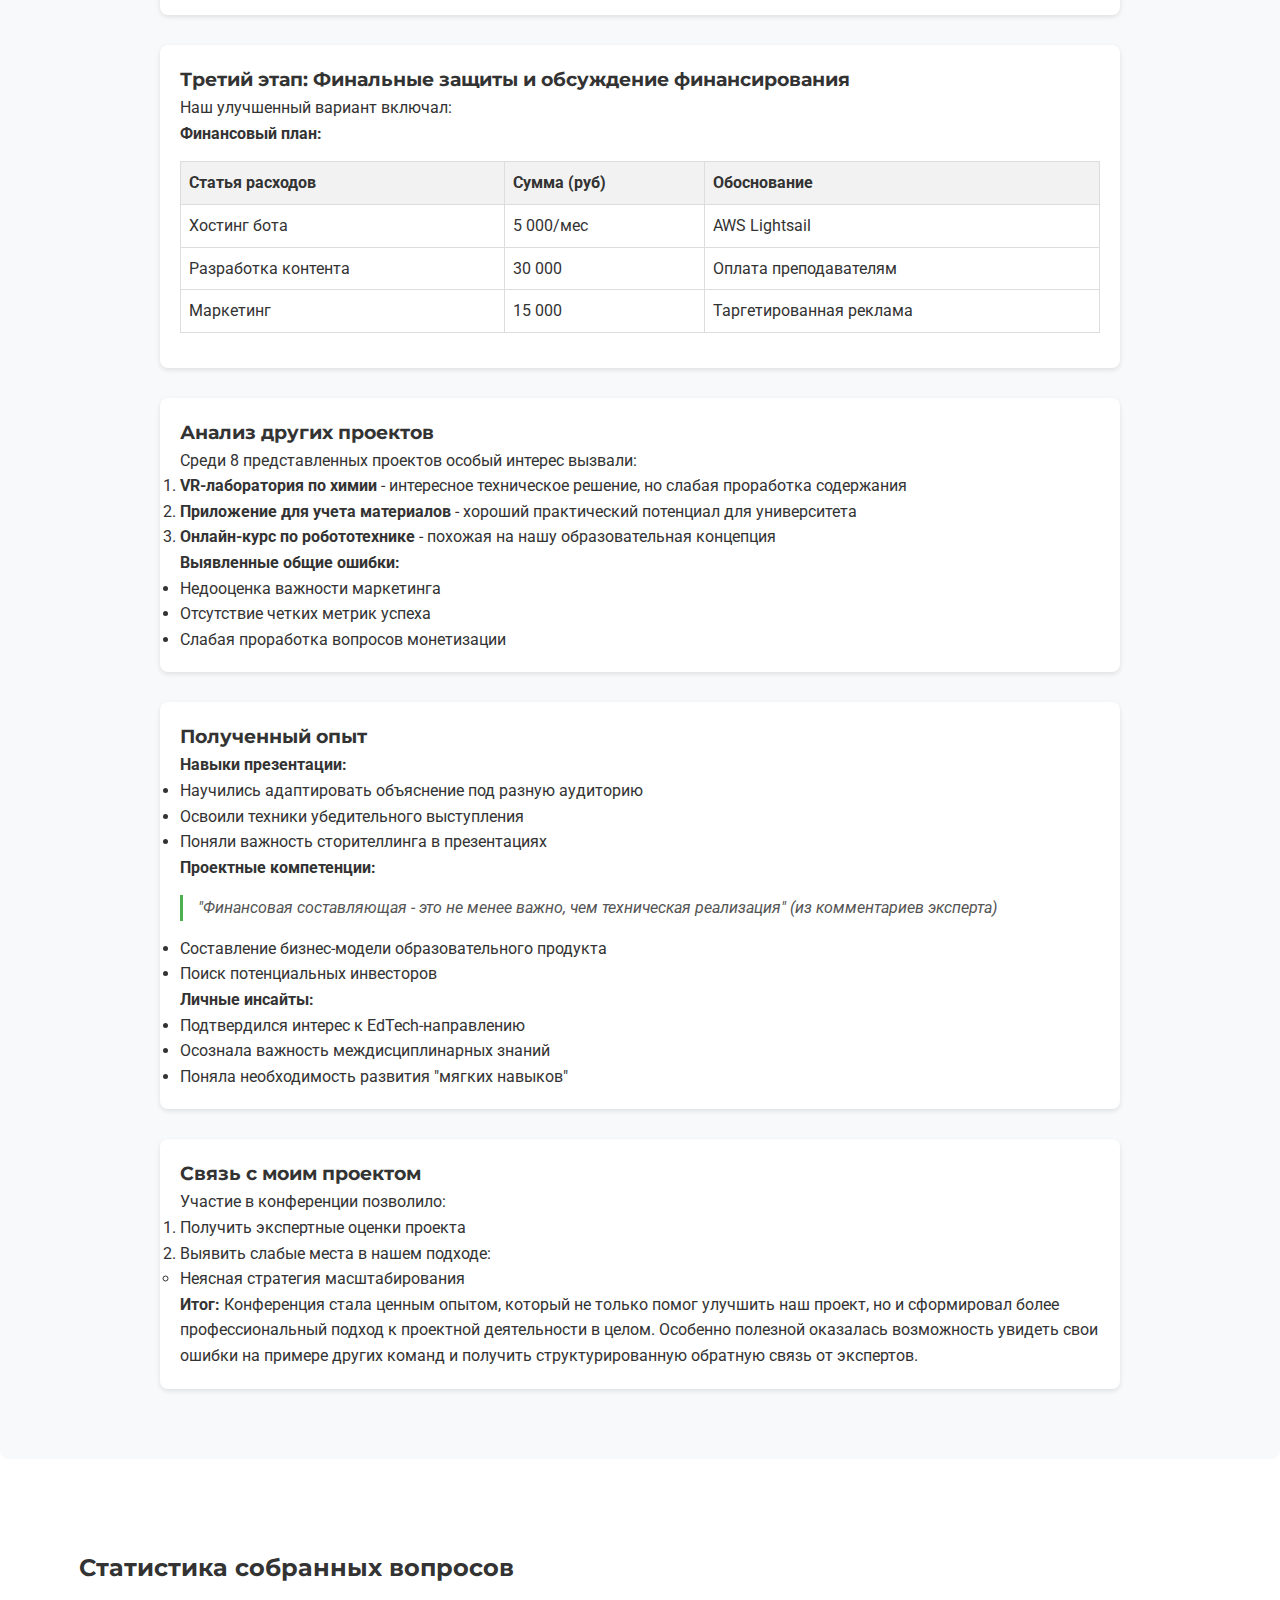
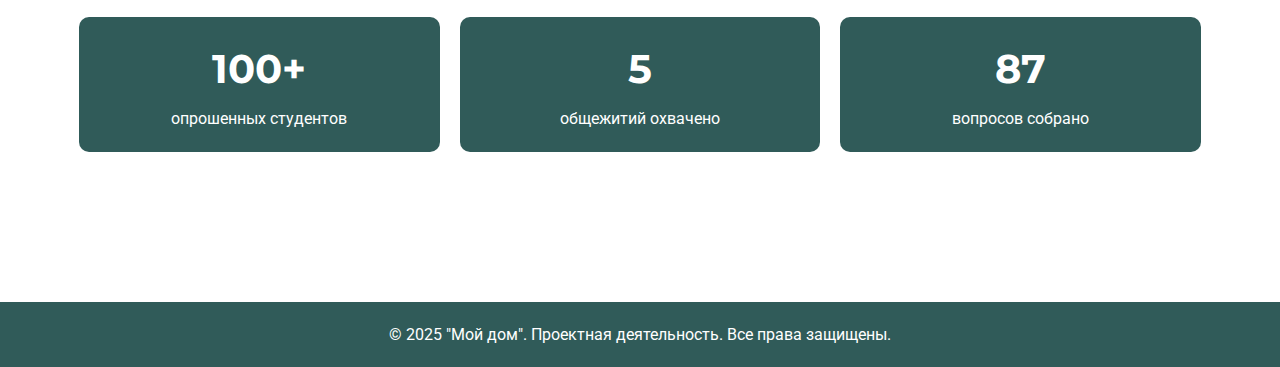
<file: site/project_site/team.html>
<!DOCTYPE html>
<html lang="ru">
<head>
    <meta charset="UTF-8">
    <meta name="viewport" content="width=device-width, initial-scale=1.0">
    <title>Участники проекта - Умный помощник</title>
    <link rel="stylesheet" href="css/style.css">
    <link href="https://fonts.googleapis.com/css2?family=Montserrat:wght@700&family=Roboto:wght@400;500&display=swap" rel="stylesheet">
    <link rel="icon" href="images/favicon.ico" type="image/x-icon">
    <link rel="shortcut icon" href="images/favicon.ico" type="image/x-icon">
    <style>
        .conference-section {
            background-color: #f8f9fa;
            padding: 40px 0;
            margin: 30px 0;
            border-radius: 8px;
        }

        .conference-container {
            max-width: 1000px;
            margin: 0 auto;
            padding: 0 20px;
        }

        .conference-stage {
            margin-bottom: 30px;
            background: white;
            padding: 20px;
            border-radius: 8px;
            box-shadow: 0 2px 5px rgba(0,0,0,0.1);
        }

        .finance-table {
            width: 100%;
            border-collapse: collapse;
            margin: 15px 0;
        }

            .finance-table th, .finance-table td {
                border: 1px solid #ddd;
                padding: 8px;
                text-align: left;
            }

            .finance-table th {
                background-color: #f2f2f2;
            }

        .quote {
            font-style: italic;
            color: #555;
            border-left: 3px solid #4CAF50;
            padding-left: 15px;
            margin: 15px 0;
        }
    </style>
</head>
<body>
    <header>
        <div class="container">
            <div class="logo">Чат-бот Помощник</div>
            <nav>
                <ul>
                    <li><a href="index.html">Главная</a></li>
                    <li><a href="about.html">О проекте</a></li>
                    <li><a href="team.html" class="active">Участники</a></li>
                    <li><a href="journal.html">Журнал</a></li>
                    <li><a href="resources.html">Ресурсы</a></li>
                </ul>
            </nav>
        </div>
    </header>

    <section class="team-hero">
        <div class="container">
            <h1>Наша команда</h1>
        </div>
    </section>

    <section class="team-members">
        <div class="container">
            <div class="member">
                <img src="images/petrovap.jpg" alt="Петрова Полина">
                <div class="member-info">
                    <h2>Петрова Полина Васильевна</h2>
                    <h3>Аналитик, контент-менеджер</h3>
                    <div class="contributions">
                        <h4>Вклад в проект:</h4>
                        <ol>
                            <li>Провела опрос студентов из разных общежитий вуза, собрала ключевые вопросы</li>
                            <li>Составила базу часто задаваемых вопросов с ответами</li>
                            <li>Ввела структурирование вопросов и определила их по категориям</li>
                            <li>Переносила базу вопросов в код-разработку</li>
                            <li>Участвовала в разработке диалогов для бота</li>
                            <li>Предложила внедрение ИИ в чат-бота</li>
                        </ol>
                    </div>
                </div>
            </div>
        </div>
    </section>

    <section class="conference-section">
        <div class="conference-container">
            <h2>Участие в студенческой конференции проектов</h2>

            <div class="conference-info">
                <p><strong>Дата проведения:</strong> 17 апреля 2025 года</p>
                <p><strong>Формат:</strong> Очная конференция</p>
                <p><strong>Место проведения:</strong> Холодильный переулок, д.3, корп.1, стр. 8 (Мультиформатное пространство "Молодёжь Москвы")</p>
                <p><strong>Название лекции:</strong> "Создание технического задания на разработку телеграмм-ботов"</p>
                <p><strong>Спикер:</strong> Уклонский Кирилл (Руководитель проектов департамента разработки и эксплуатации ИТ решений, АНО "ЦЭМАК")</p>
                <p><strong>Участники от нашей команды:</strong> Петрова Полина Васильевна, Филатова Анфиса Дмитриевна</p>
            </div>

            <div class="conference-stage">
                <h3>Первый этап: Презентация проектов</h3>
                <p>Наша презентация включала:</p>
                <ol>
                    <li>
                        Введение в проблематику:
                        <blockquote class="quote">"60% студентов-первокурсников испытывают сложности с освоением C++ из-за недостатка практики"</blockquote>
                    </li>
                    <li>
                        Планы развития:
                        <ul>
                            <li>Добавление системы достижений</li>
                            <li>Интеграция с компилятором для проверки кода</li>
                            <li>Персонализация обучения</li>
                        </ul>
                    </li>
                </ol>
                <p><strong>Полученные замечания:</strong></p>
                <ul>
                    <li>Слишком техническое объяснение для неподготовленной аудитории</li>
                    <li>Недостаточно четко показана уникальность проекта</li>
                    <li>Слабая проработка финансовой модели</li>
                </ul>
            </div>

            <div class="conference-stage">
                <h3>Второй этап: Работа над ошибками</h3>
                <p>Мы внесли следующие улучшения:</p>
                <ol>
                    <li>Подготовили ответы на возможные вопросы</li>
                    <li>Разработали простую финансовую модель</li>
                </ol>
            </div>

            <div class="conference-stage">
                <h3>Третий этап: Финальные защиты и обсуждение финансирования</h3>
                <p>Наш улучшенный вариант включал:</p>
                <p><strong>Финансовый план:</strong></p>
                <table class="finance-table">
                    <tr>
                        <th>Статья расходов</th>
                        <th>Сумма (руб)</th>
                        <th>Обоснование</th>
                    </tr>
                    <tr>
                        <td>Хостинг бота</td>
                        <td>5 000/мес</td>
                        <td>AWS Lightsail</td>
                    </tr>
                    <tr>
                        <td>Разработка контента</td>
                        <td>30 000</td>
                        <td>Оплата преподавателям</td>
                    </tr>
                    <tr>
                        <td>Маркетинг</td>
                        <td>15 000</td>
                        <td>Таргетированная реклама</td>
                    </tr>
                </table>
            </div>

            <div class="conference-stage">
                <h3>Анализ других проектов</h3>
                <p>Среди 8 представленных проектов особый интерес вызвали:</p>
                <ol>
                    <li><strong>VR-лаборатория по химии</strong> - интересное техническое решение, но слабая проработка содержания</li>
                    <li><strong>Приложение для учета материалов</strong> - хороший практический потенциал для университета</li>
                    <li><strong>Онлайн-курс по робототехнике</strong> - похожая на нашу образовательная концепция</li>
                </ol>
                <p><strong>Выявленные общие ошибки:</strong></p>
                <ul>
                    <li>Недооценка важности маркетинга</li>
                    <li>Отсутствие четких метрик успеха</li>
                    <li>Слабая проработка вопросов монетизации</li>
                </ul>
            </div>

            <div class="conference-stage">
                <h3>Полученный опыт</h3>
                <p><strong>Навыки презентации:</strong></p>
                <ul>
                    <li>Научились адаптировать объяснение под разную аудиторию</li>
                    <li>Освоили техники убедительного выступления</li>
                    <li>Поняли важность сторителлинга в презентациях</li>
                </ul>

                <p><strong>Проектные компетенции:</strong></p>
                <blockquote class="quote">"Финансовая составляющая - это не менее важно, чем техническая реализация" (из комментариев эксперта)</blockquote>
                <ul>
                    <li>Составление бизнес-модели образовательного продукта</li>
                    <li>Поиск потенциальных инвесторов</li>
                </ul>

                <p><strong>Личные инсайты:</strong></p>
                <ul>
                    <li>Подтвердился интерес к EdTech-направлению</li>
                    <li>Осознала важность междисциплинарных знаний</li>
                    <li>Поняла необходимость развития "мягких навыков"</li>
                </ul>
            </div>

            <div class="conference-stage">
                <h3>Связь с моим проектом</h3>
                <p>Участие в конференции позволило:</p>
                <ol>
                    <li>Получить экспертные оценки проекта</li>
                    <li>
                        Выявить слабые места в нашем подходе:
                        <ul>
                            <li>Неясная стратегия масштабирования</li>
                        </ul>
                    </li>
                </ol>
                <p><strong>Итог:</strong> Конференция стала ценным опытом, который не только помог улучшить наш проект, но и сформировал более профессиональный подход к проектной деятельности в целом. Особенно полезной оказалась возможность увидеть свои ошибки на примере других команд и получить структурированную обратную связь от экспертов.</p>
            </div>
        </div>
    </section>

    <section class="questions-stats">
        <div class="container">
            <h2>Статистика собранных вопросов</h2>
            <div class="stats-grid">
                <div class="stat">
                    <h3>100+</h3>
                    <p>опрошенных студентов</p>
                </div>
                <div class="stat">
                    <h3>5</h3>
                    <p>общежитий охвачено</p>
                </div>
                <div class="stat">
                    <h3>87</h3>
                    <p>вопросов собрано</p>
                </div>
            </div>
        </div>
    </section>

    <footer>
        <div class="container">
            <p>&copy; 2025 "Мой дом". Проектная деятельность. Все права защищены.</p>
        </div>
    </footer>
</body>
</html>
</file>
<file: site/project_site/css/style.css>
/* Основные стили */
:root {
    --primary-color: #7bae90;
    --secondary-color: #305b59;
    --accent-color: #e74c3c;
    --light-color: #ecf0f1;
    --dark-color: #305b59;
    --text-color: #333;
    --text-light: #7f8c8d;
}

* {
    margin: 0;
    padding: 0;
    box-sizing: border-box;
}

body {
    font-family: 'Roboto', sans-serif;
    color: var(--text-color);
    line-height: 1.6;
}

h1, h2, h3, h4 {
    font-family: 'Montserrat', sans-serif;
    font-weight: 700;
}

.container {
    width: 90%;
    max-width: 1200px;
    margin: 0 auto;
    padding: 0 15px;
}

.btn {
    display: inline-block;
    background: var(--secondary-color);
    color: white;
    padding: 10px 20px;
    border-radius: 5px;
    text-decoration: none;
    transition: all 0.3s ease;
}

    .btn:hover {
        background: #2980b9;
        transform: translateY(-2px);
    }

/* Шапка */
header {
    background: var(--primary-color);
    color: white;
    padding: 20px 0;
    position: sticky;
    top: 0;
    z-index: 100;
}

    header .container {
        display: flex;
        justify-content: space-between;
        align-items: center;
    }

.logo {
    font-family: 'Montserrat', sans-serif;
    font-size: 24px;
    font-weight: 700;
}

nav ul {
    display: flex;
    list-style: none;
}

    nav ul li {
        margin-left: 20px;
    }

        nav ul li a {
            color: white;
            text-decoration: none;
            transition: color 0.3s ease;
        }

            nav ul li a:hover, nav ul li a.active {
                color: var(--secondary-color);
            }

/* Герой-секции */
.hero {
    background: linear-gradient(rgba(0,0,0,0.7), rgba(0,0,0,0.7)), url('../images/hero-bg.jpg');
    background-size: cover;
    background-position: center;
    color: white;
    padding: 100px 0;
    text-align: center;
}

    .hero h1 {
        font-size: 2.5rem;
        margin-bottom: 20px;
    }

    .hero p {
        font-size: 1.2rem;
        margin-bottom: 30px;
        max-width: 800px;
        margin-left: auto;
        margin-right: auto;
    }

/* Секции */
section {
    padding: 60px 0;
}

.section-title {
    text-align: center;
    margin-bottom: 50px;
}

/* Особенности */
.features-grid {
    display: grid;
    grid-template-columns: repeat(auto-fit, minmax(300px, 1fr));
    gap: 30px;
    margin-top: 40px;
}

.feature {
    text-align: center;
    padding: 30px 20px;
    border-radius: 10px;
    box-shadow: 0 5px 15px rgba(0,0,0,0.1);
    transition: transform 0.3s ease;
}

    .feature:hover {
        transform: translateY(-10px);
    }

    .feature img {
        width: 80px;
        height: 80px;
        margin-bottom: 20px;
    }

    .feature h3 {
        margin-bottom: 15px;
    }

/* Проблема и решение */
.problem-solution {
    background: var(--light-color);
    padding: 80px 0;
}

.problem, .solution {
    margin-bottom: 50px;
    padding: 30px;
    border-radius: 10px;
}

.problem {
    background: #f8d7da;
    border-left: 5px solid var(--accent-color);
}

.solution {
    background: #d4edda;
    border-left: 5px solid #28a745;
}

    .problem h2, .solution h2 {
        margin-bottom: 20px;
    }

    .problem img, .solution img {
        max-width: 100%;
        border-radius: 5px;
        margin-top: 20px;
        box-shadow: 0 3px 10px rgba(0,0,0,0.2);
    }

/* Технологии */
.tech-grid {
    display: grid;
    grid-template-columns: repeat(auto-fit, minmax(200px, 1fr));
    gap: 30px;
    margin-top: 40px;
}

.tech {
    text-align: center;
    padding: 20px;
}

    .tech img {
        width: 100px;
        height: 100px;
        object-fit: contain;
        margin-bottom: 15px;
    }

/* Команда */
.team-members {
    background: var(--light-color);
}

.member {
    display: flex;
    align-items: center;
    background: white;
    border-radius: 10px;
    overflow: hidden;
    box-shadow: 0 5px 15px rgba(0,0,0,0.1);
    margin-bottom: 30px;
}

    .member img {
        width: 250px;
        height: 250px;
        object-fit: cover;
    }

.member-info {
    padding: 30px;
    flex: 1;
}

.member h2 {
    color: var(--primary-color);
    margin-bottom: 10px;
}

.member h3 {
    color: var(--secondary-color);
    margin-bottom: 20px;
    font-weight: 500;
}

.contributions h4 {
    margin: 20px 0 10px;
}

.contributions ol, .contributions ul {
    margin-left: 20px;
}

.contributions li {
    margin-bottom: 8px;
}

/* Статистика */
.stats-grid {
    display: grid;
    grid-template-columns: repeat(auto-fit, minmax(150px, 1fr));
    gap: 20px;
    margin: 30px 0;
}

.stat {
    text-align: center;
    padding: 20px;
    background: var(--secondary-color);
    color: white;
    border-radius: 10px;
}

    .stat h3 {
        font-size: 2.5rem;
        margin-bottom: 5px;
    }

.chart {
    max-width: 100%;
    margin-top: 30px;
    box-shadow: 0 3px 10px rgba(0,0,0,0.2);
    border-radius: 5px;
}

/* Журнал */
.journal-posts {
    background: var(--light-color);
}

.post {
    background: white;
    border-radius: 10px;
    overflow: hidden;
    box-shadow: 0 5px 15px rgba(0,0,0,0.1);
    margin-bottom: 40px;
}

.post-date {
    background: var(--primary-color);
    color: white;
    padding: 10px 20px;
    display: inline-block;
    border-radius: 0 0 10px 0;
}

.post h2 {
    padding: 20px 20px 10px;
    color: var(--primary-color);
}

.post img {
    width: 100%;
    height: 300px;
    object-fit: cover;
}

.post-content {
    padding: 20px;
}

    .post-content ul, .post-content ol {
        margin-left: 20px;
        margin-bottom: 15px;
    }

.post-footer {
    display: flex;
    justify-content: space-between;
    align-items: center;
    margin-top: 20px;
    padding-top: 15px;
    border-top: 1px solid #eee;
}

.author {
    color: var(--text-light);
    font-size: 0.9rem;
}

.read-more {
    color: var(--secondary-color);
    text-decoration: none;
    font-weight: 500;
}

/* Ресурсы */
.resource-category {
    margin-bottom: 40px;
    background: white;
    padding: 30px;
    border-radius: 10px;
    box-shadow: 0 5px 15px rgba(0,0,0,0.1);
}

    .resource-category h2 {
        color: var(--primary-color);
        margin-bottom: 20px;
        padding-bottom: 10px;
        border-bottom: 2px solid var(--secondary-color);
    }

    .resource-category ul {
        list-style: none;
    }

    .resource-category li {
        margin-bottom: 20px;
        padding-bottom: 20px;
        border-bottom: 1px solid #eee;
    }

        .resource-category li:last-child {
            margin-bottom: 0;
            padding-bottom: 0;
            border-bottom: none;
        }

    .resource-category a {
        color: var(--secondary-color);
        text-decoration: none;
        font-weight: 500;
        font-size: 1.1rem;
        display: block;
        margin-bottom: 5px;
    }

        .resource-category a:hover {
            text-decoration: underline;
        }

    .resource-category p {
        color: var(--text-light);
    }

.partners-grid {
    display: grid;
    grid-template-columns: repeat(auto-fit, minmax(200px, 1fr));
    gap: 30px;
    margin-top: 30px;
}

.partner-logo {
    display: flex;
    align-items: center;
    justify-content: center;
    height: 150px;
    background: white;
    border-radius: 10px;
    padding: 20px;
    box-shadow: 0 5px 15px rgba(0,0,0,0.1);
    transition: transform 0.3s ease;
}

    .partner-logo:hover {
        transform: translateY(-5px);
    }

    .partner-logo img {
        max-width: 100%;
        max-height: 100%;
        object-fit: contain;
    }

/* Подвал */
footer {
    background: var(--dark-color);
    color: white;
    text-align: center;
    padding: 20px 0;
    margin-top: 60px;
}

/* Адаптивность */
@media (max-width: 768px) {
    header .container {
        flex-direction: column;
    }

    nav ul {
        margin-top: 20px;
    }

    .hero h1 {
        font-size: 2rem;
    }

    .member {
        flex-direction: column;
    }

        .member img {
            width: 100%;
            height: auto;
        }
}

@media (max-width: 480px) {
    .features-grid, .tech-grid {
        grid-template-columns: 1fr;
    }

    .hero {
        padding: 60px 0;
    }

    section {
        padding: 40px 0;
    }
}
</file>
